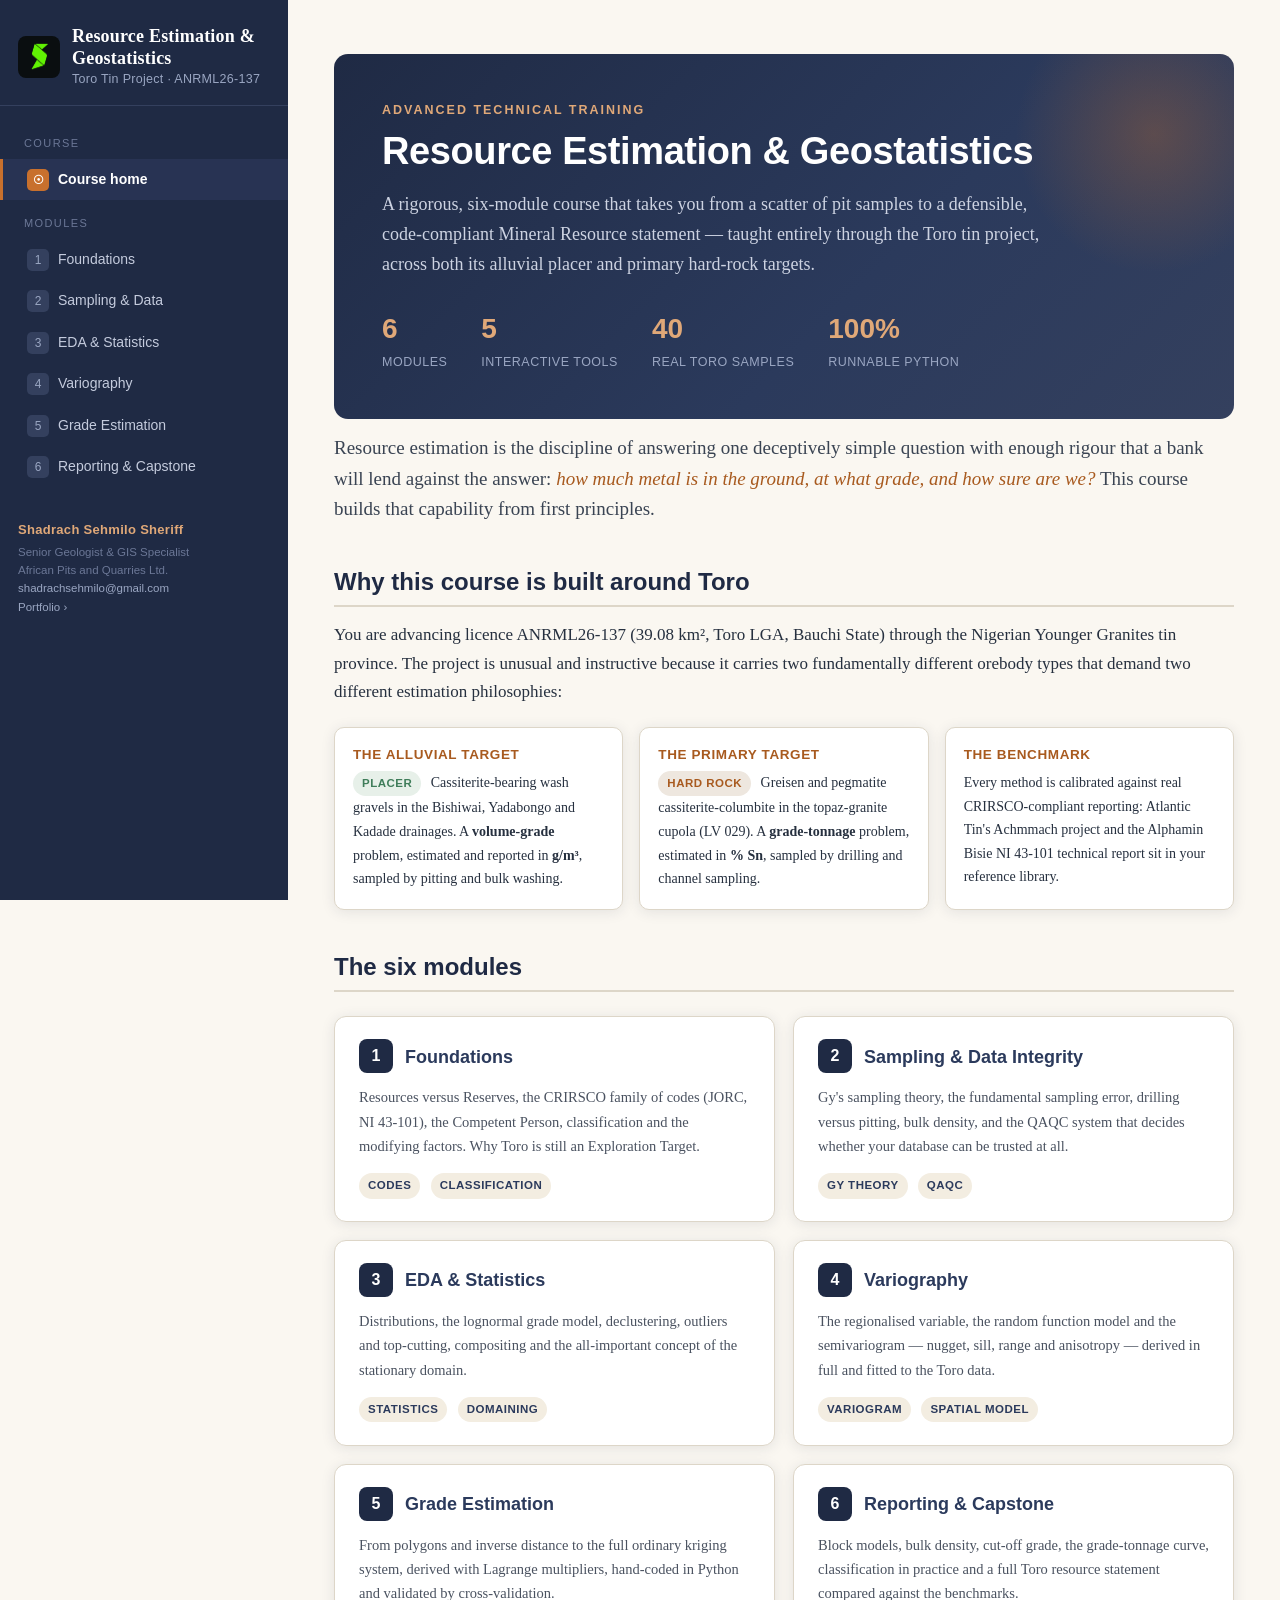
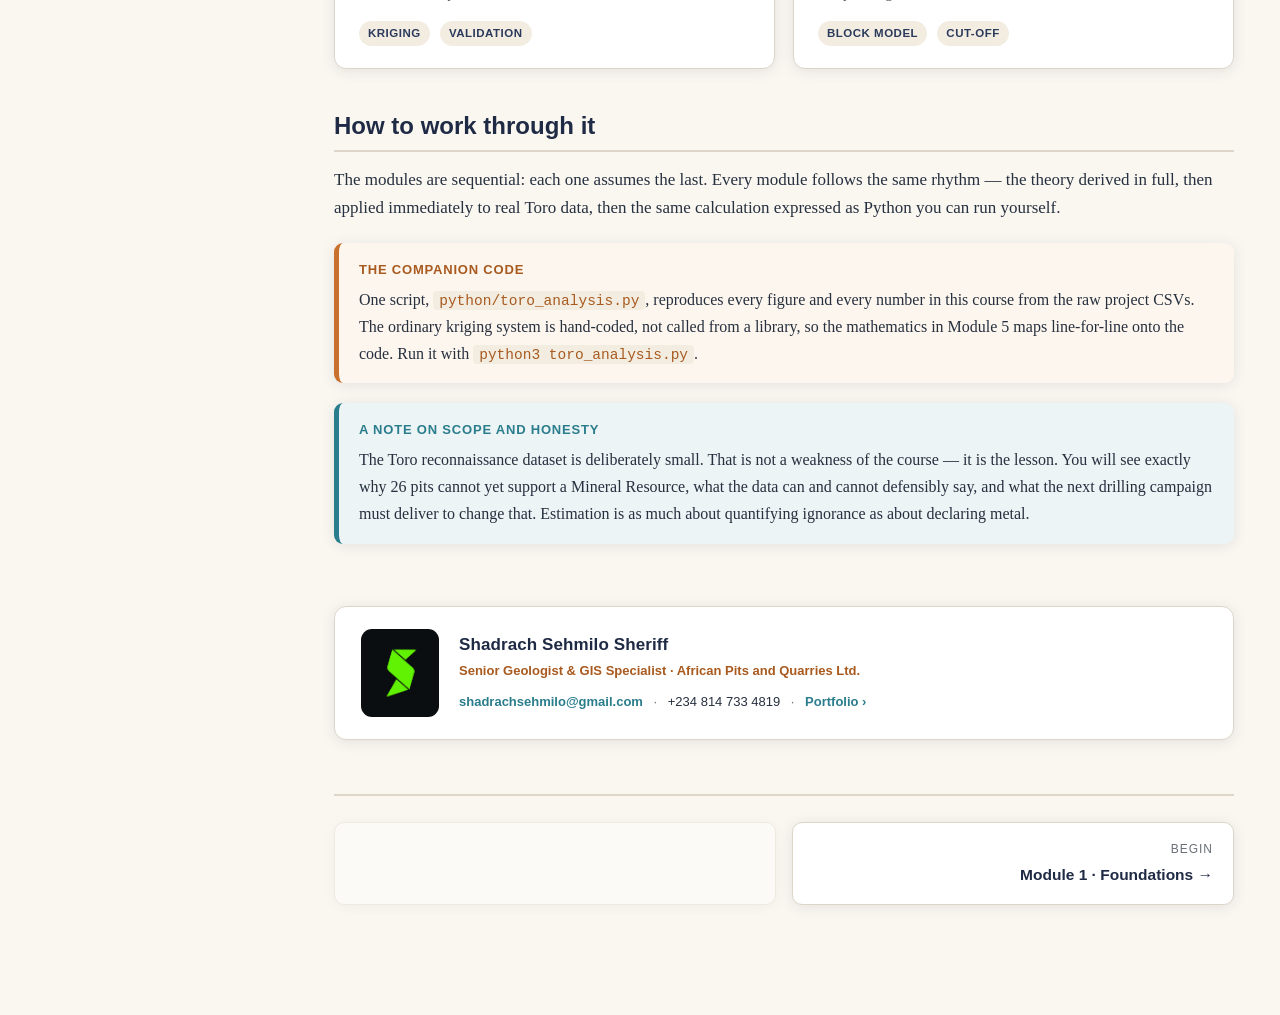
<file: index.html>
<!DOCTYPE html>
<html lang="en">
<head>
<meta charset="UTF-8">
<meta name="viewport" content="width=device-width,initial-scale=1">
<title>Resource Estimation &amp; Geostatistics - Toro Tin Project</title>
<link rel="stylesheet" href="assets/style.css?v=3">
</head>
<body>
<div class="layout">
<aside class="sidebar">
  <div class="brand">
    <a href="index.html">
      <img class="logo" src="assets/img/sss-logo.png" alt="Shadrach Sehmilo Sheriff" width="42" height="42" style="width:42px;height:42px;flex-shrink:0;background:#0a0e10;border-radius:8px;padding:5px;object-fit:contain;display:block;box-sizing:border-box">
      <div class="bt">
        <div class="ttl">Resource Estimation &amp; Geostatistics</div>
        <div class="sub">Toro Tin Project &middot; ANRML26-137</div>
      </div>
    </a>
  </div>
  <nav>
    <div class="nav-label">Course</div>
    <a href="index.html" class="active"><span class="mnum">&#9737;</span>Course home</a>
    <div class="nav-label">Modules</div>
    <a href="module-1.html"><span class="mnum">1</span>Foundations</a>
    <a href="module-2.html"><span class="mnum">2</span>Sampling &amp; Data</a>
    <a href="module-3.html"><span class="mnum">3</span>EDA &amp; Statistics</a>
    <a href="module-4.html"><span class="mnum">4</span>Variography</a>
    <a href="module-5.html"><span class="mnum">5</span>Grade Estimation</a>
    <a href="module-6.html"><span class="mnum">6</span>Reporting &amp; Capstone</a>
  </nav>
  <div class="foot">
    <div class="auth-name">Shadrach Sehmilo Sheriff</div>
    Senior Geologist &amp; GIS Specialist<br>
    African Pits and Quarries Ltd.<br>
    <a href="mailto:shadrachsehmilo@gmail.com">shadrachsehmilo@gmail.com</a><br>
    <a href="https://shadrach-sheriff-portfolio.netlify.app/" target="_blank" rel="noopener">Portfolio &rsaquo;</a>
  </div>
</aside>
<main class="main">
<div class="content wide">

<div class="hero">
  <div class="eyebrow">Advanced Technical Training</div>
  <h1>Resource Estimation &amp; Geostatistics</h1>
  <p>A rigorous, six-module course that takes you from a scatter of pit
  samples to a defensible, code-compliant Mineral Resource statement &mdash;
  taught entirely through the Toro tin project, across both its alluvial
  placer and primary hard-rock targets.</p>
  <div class="stats">
    <div class="s"><div class="n">6</div><div class="l">MODULES</div></div>
    <div class="s"><div class="n">5</div><div class="l">INTERACTIVE TOOLS</div></div>
    <div class="s"><div class="n">40</div><div class="l">REAL TORO SAMPLES</div></div>
    <div class="s"><div class="n">100%</div><div class="l">RUNNABLE PYTHON</div></div>
  </div>
</div>

<p class="lead">Resource estimation is the discipline of answering one
deceptively simple question with enough rigour that a bank will lend
against the answer: <em>how much metal is in the ground, at what grade,
and how sure are we?</em> This course builds that capability from first
principles.</p>

<h2>Why this course is built around Toro</h2>
<p>You are advancing licence ANRML26-137 (39.08 km&sup2;, Toro LGA, Bauchi
State) through the Nigerian Younger Granites tin province. The project is
unusual and instructive because it carries two fundamentally different
orebody types that demand two different estimation philosophies:</p>

<div class="feat-grid">
  <div class="feat">
    <h4>The Alluvial Target</h4>
    <p><span class="tag alluvial">Placer</span> Cassiterite-bearing wash
    gravels in the Bishiwai, Yadabongo and Kadade drainages. A
    <b>volume-grade</b> problem, estimated and reported in <b>g/m&sup3;</b>,
    sampled by pitting and bulk washing.</p>
  </div>
  <div class="feat">
    <h4>The Primary Target</h4>
    <p><span class="tag primary">Hard rock</span> Greisen and pegmatite
    cassiterite-columbite in the topaz-granite cupola (LV&nbsp;029). A
    <b>grade-tonnage</b> problem, estimated in <b>% Sn</b>, sampled by
    drilling and channel sampling.</p>
  </div>
  <div class="feat">
    <h4>The Benchmark</h4>
    <p>Every method is calibrated against real CRIRSCO-compliant
    reporting: Atlantic Tin's Achmmach project and the Alphamin Bisie
    NI&nbsp;43-101 technical report sit in your reference library.</p>
  </div>
</div>

<h2>The six modules</h2>
<div class="mod-grid">
  <a class="mod-card" href="module-1.html">
    <span class="mc-num">1</span><h3>Foundations</h3>
    <p>Resources versus Reserves, the CRIRSCO family of codes (JORC,
    NI&nbsp;43-101), the Competent Person, classification and the
    modifying factors. Why Toro is still an Exploration Target.</p>
    <div class="mc-tags"><span class="tag">Codes</span>
      <span class="tag">Classification</span></div>
  </a>
  <a class="mod-card" href="module-2.html">
    <span class="mc-num">2</span><h3>Sampling &amp; Data Integrity</h3>
    <p>Gy's sampling theory, the fundamental sampling error, drilling
    versus pitting, bulk density, and the QAQC system that decides
    whether your database can be trusted at all.</p>
    <div class="mc-tags"><span class="tag">Gy theory</span>
      <span class="tag">QAQC</span></div>
  </a>
  <a class="mod-card" href="module-3.html">
    <span class="mc-num">3</span><h3>EDA &amp; Statistics</h3>
    <p>Distributions, the lognormal grade model, declustering, outliers
    and top-cutting, compositing and the all-important concept of the
    stationary domain.</p>
    <div class="mc-tags"><span class="tag">Statistics</span>
      <span class="tag">Domaining</span></div>
  </a>
  <a class="mod-card" href="module-4.html">
    <span class="mc-num">4</span><h3>Variography</h3>
    <p>The regionalised variable, the random function model and the
    semivariogram &mdash; nugget, sill, range and anisotropy &mdash;
    derived in full and fitted to the Toro data.</p>
    <div class="mc-tags"><span class="tag">Variogram</span>
      <span class="tag">Spatial model</span></div>
  </a>
  <a class="mod-card" href="module-5.html">
    <span class="mc-num">5</span><h3>Grade Estimation</h3>
    <p>From polygons and inverse distance to the full ordinary kriging
    system, derived with Lagrange multipliers, hand-coded in Python and
    validated by cross-validation.</p>
    <div class="mc-tags"><span class="tag">Kriging</span>
      <span class="tag">Validation</span></div>
  </a>
  <a class="mod-card" href="module-6.html">
    <span class="mc-num">6</span><h3>Reporting &amp; Capstone</h3>
    <p>Block models, bulk density, cut-off grade, the grade-tonnage
    curve, classification in practice and a full Toro resource
    statement compared against the benchmarks.</p>
    <div class="mc-tags"><span class="tag">Block model</span>
      <span class="tag">Cut-off</span></div>
  </a>
</div>

<h2>How to work through it</h2>
<p>The modules are sequential: each one assumes the last. Every module
follows the same rhythm &mdash; the theory derived in full, then applied
immediately to real Toro data, then the same calculation expressed as
Python you can run yourself.</p>

<div class="callout key">
  <div class="ttl">The companion code</div>
  <p>One script, <code>python/toro_analysis.py</code>, reproduces every
  figure and every number in this course from the raw project CSVs. The
  ordinary kriging system is hand-coded, not called from a library, so
  the mathematics in Module&nbsp;5 maps line-for-line onto the code.
  Run it with <code>python3 toro_analysis.py</code>.</p>
</div>

<div class="callout note">
  <div class="ttl">A note on scope and honesty</div>
  <p>The Toro reconnaissance dataset is deliberately small. That is not a
  weakness of the course &mdash; it is the lesson. You will see exactly
  why 26 pits cannot yet support a Mineral Resource, what the data can
  and cannot defensibly say, and what the next drilling campaign must
  deliver to change that. Estimation is as much about quantifying
  ignorance as about declaring metal.</p>
</div>

<div class="author-footer">
  <div class="af-logo">
    <img src="assets/img/sss-logo.png" alt="" loading="lazy" style="width:100%;height:100%;object-fit:contain;display:block">
  </div>
  <div class="af-text">
    <div class="af-name">Shadrach Sehmilo Sheriff</div>
    <div class="af-role">Senior Geologist &amp; GIS Specialist &middot; African Pits and Quarries Ltd.</div>
    <div class="af-contact">
      <a href="mailto:shadrachsehmilo@gmail.com">shadrachsehmilo@gmail.com</a>
      <span class="sep">&middot;</span> +234 814 733 4819
      <span class="sep">&middot;</span>
      <a href="https://shadrach-sheriff-portfolio.netlify.app/" target="_blank" rel="noopener">Portfolio &rsaquo;</a>
    </div>
  </div>
</div>

<div class="pagenav">
  <a class="disabled">&nbsp;</a>
  <a class="next" href="module-1.html">
    <div class="dir">Begin</div>
    <div class="ttl">Module 1 &middot; Foundations &rarr;</div>
  </a>
</div>

</div>
</main>
</div>
<script src="assets/course.js"></script>
</body>
</html>
</file>
<file: assets/style.css>
/* ============================================================
   Toro Tin Project - Resource Estimation & Geostatistics
   Course stylesheet
   ============================================================ */
:root{
  --navy:#1f2a44; --navy2:#2b3a5c; --bronze:#c8702d; --bronze-d:#a85a1f;
  --teal:#2a7d8c; --ink:#26303f; --paper:#faf7f1; --paper2:#f3ede1;
  --line:#ddd6c8; --muted:#6a6f78; --good:#3f7d5a; --warn:#b4451f;
  --code-bg:#1c2433; --shadow:0 2px 14px rgba(31,42,68,.10);
}
*{box-sizing:border-box;margin:0;padding:0}
html{scroll-behavior:smooth}
body{
  font-family:"Iowan Old Style","Palatino Linotype",Palatino,Georgia,serif;
  background:var(--paper); color:var(--ink); line-height:1.68;
  font-size:17px; -webkit-font-smoothing:antialiased;
}
.layout{display:flex; min-height:100vh}

/* ---------- sidebar ---------- */
.sidebar{
  width:288px; flex-shrink:0; background:var(--navy); color:#e9e6df;
  position:sticky; top:0; height:100vh; overflow-y:auto; padding:26px 0;
}
.sidebar .brand{padding:0 24px 18px; border-bottom:1px solid #34405e}
.sidebar .brand a{color:#fff; text-decoration:none}
.sidebar .brand .ttl{font-size:18px; font-weight:700; letter-spacing:.2px}
.sidebar .brand .sub{font-size:12.5px; color:#9aa6c2; margin-top:3px;
  font-family:-apple-system,Segoe UI,Roboto,sans-serif; letter-spacing:.3px}
.sidebar nav{padding:14px 0}
.sidebar nav a{
  display:block; padding:9px 24px; color:#c4cbdd; text-decoration:none;
  font-family:-apple-system,Segoe UI,Roboto,sans-serif; font-size:14px;
  border-left:3px solid transparent; transition:.15s;
}
.sidebar nav a:hover{background:#283353; color:#fff}
.sidebar nav a.active{
  background:#283353; color:#fff; border-left-color:var(--bronze); font-weight:600;
}
.sidebar nav a .mnum{
  display:inline-block; width:22px; height:22px; line-height:22px;
  text-align:center; background:#34405e; border-radius:5px; font-size:12px;
  margin-right:9px; color:#9aa6c2;
}
.sidebar nav a.active .mnum{background:var(--bronze); color:#fff}
.sidebar nav .nav-label{
  padding:14px 24px 6px; font-size:11px; letter-spacing:1.4px;
  text-transform:uppercase; color:#6b7796;
  font-family:-apple-system,Segoe UI,Roboto,sans-serif;
}
.sidebar .foot{
  padding:18px 24px 4px; font-size:11.5px; color:#6b7796;
  font-family:-apple-system,Segoe UI,Roboto,sans-serif; line-height:1.6;
}

/* ---------- main ---------- */
.main{flex:1; min-width:0}
.content{max-width:880px; margin:0 auto; padding:54px 46px 110px}
.content.wide{max-width:1120px}

/* ---------- typography ---------- */
h1,h2,h3,h4{font-family:-apple-system,Segoe UI,Roboto,sans-serif;
  color:var(--navy); line-height:1.28; font-weight:700}
h1{font-size:33px; margin-bottom:8px; letter-spacing:-.4px}
h2{font-size:24px; margin:42px 0 14px; padding-bottom:8px;
  border-bottom:2px solid var(--line)}
h3{font-size:19.5px; margin:30px 0 10px; color:var(--navy2)}
h4{font-size:16px; margin:22px 0 8px; color:var(--bronze-d);
  text-transform:uppercase; letter-spacing:.6px; font-size:13.5px}
p{margin:13px 0}
ul,ol{margin:13px 0 13px 26px}
li{margin:7px 0}
a{color:var(--teal)}
strong{color:var(--navy)}
em{color:var(--bronze-d)}
.lead{font-size:19px; color:#3a4453; line-height:1.6}
hr{border:none; border-top:1px solid var(--line); margin:34px 0}

/* ---------- eyebrow / module header ---------- */
.eyebrow{
  font-family:-apple-system,Segoe UI,Roboto,sans-serif; font-size:12.5px;
  letter-spacing:2px; text-transform:uppercase; color:var(--bronze);
  font-weight:700; margin-bottom:6px;
}
.mod-meta{
  font-family:-apple-system,Segoe UI,Roboto,sans-serif; font-size:13.5px;
  color:var(--muted); margin:14px 0 8px; display:flex; gap:18px; flex-wrap:wrap;
}
.mod-meta span{display:flex; align-items:center; gap:6px}

/* ---------- callouts ---------- */
.callout{
  border-radius:9px; padding:16px 20px 16px 20px; margin:20px 0;
  border-left:5px solid var(--teal); background:#fff; box-shadow:var(--shadow);
  font-size:16px;
}
.callout .ttl{
  font-family:-apple-system,Segoe UI,Roboto,sans-serif; font-weight:700;
  font-size:13px; letter-spacing:.8px; text-transform:uppercase;
  margin-bottom:6px; color:var(--teal);
}
.callout p:first-of-type{margin-top:0}
.callout p:last-child{margin-bottom:0}
.callout.key{border-left-color:var(--bronze); background:#fdf6ee}
.callout.key .ttl{color:var(--bronze-d)}
.callout.toro{border-left-color:var(--navy); background:#eef1f6}
.callout.toro .ttl{color:var(--navy)}
.callout.pitfall{border-left-color:var(--warn); background:#fbeee9}
.callout.pitfall .ttl{color:var(--warn)}
.callout.note{border-left-color:var(--teal); background:#ecf4f5}
.callout.def{border-left-color:var(--good); background:#eef4ef}
.callout.def .ttl{color:var(--good)}

/* ---------- objectives box ---------- */
.objectives{
  background:var(--navy); color:#e9e6df; border-radius:11px;
  padding:24px 28px; margin:26px 0;
}
.objectives h4{color:var(--bronze); margin-top:0}
.objectives ul{margin:10px 0 0 20px}
.objectives li{margin:8px 0; color:#d6d8de}
.objectives li::marker{color:var(--bronze)}

/* ---------- equations ---------- */
.eq{
  background:#fff; border:1px solid var(--line); border-radius:9px;
  padding:14px 20px; margin:20px 0; overflow-x:auto; box-shadow:var(--shadow);
}
.eq .eqnum{float:right; color:var(--muted); font-size:14px;
  font-family:-apple-system,Segoe UI,Roboto,sans-serif}
.eqlabel{font-family:-apple-system,Segoe UI,Roboto,sans-serif;
  font-size:12.5px; color:var(--muted); margin-top:4px}

/* ---------- code ---------- */
.codeblock{margin:20px 0; border-radius:9px; overflow:hidden;
  box-shadow:var(--shadow)}
.code-head{
  background:#141b28; color:#8b97ad; padding:8px 16px; font-size:12px;
  font-family:-apple-system,Segoe UI,Roboto,sans-serif; letter-spacing:.6px;
  display:flex; justify-content:space-between; align-items:center;
}
.code-head .lang{color:#c8702d; font-weight:700}
pre{background:var(--code-bg); margin:0; padding:16px 18px; overflow-x:auto}
pre code{
  font-family:"SF Mono",Menlo,Consolas,"Roboto Mono",monospace;
  font-size:13.5px; line-height:1.62; color:#dfe4ee;
}
code{font-family:"SF Mono",Menlo,Consolas,monospace; font-size:14.5px;
  background:var(--paper2); padding:1.5px 6px; border-radius:4px;
  color:var(--bronze-d)}
pre code{background:none; padding:0; color:#dfe4ee}

/* ---------- figures ---------- */
figure{margin:24px 0; text-align:center}
figure img{
  max-width:100%; border:1px solid var(--line); border-radius:8px;
  background:#fff; box-shadow:var(--shadow);
}
figcaption{
  font-family:-apple-system,Segoe UI,Roboto,sans-serif; font-size:13.5px;
  color:var(--muted); margin-top:9px; line-height:1.5;
}
figcaption b{color:var(--navy)}

/* ---------- tables ---------- */
.tablewrap{overflow-x:auto; margin:20px 0}
table.data{
  border-collapse:collapse; width:100%; font-size:14.5px;
  font-family:-apple-system,Segoe UI,Roboto,sans-serif; background:#fff;
  box-shadow:var(--shadow); border-radius:8px; overflow:hidden;
}
table.data th{
  background:var(--navy); color:#fff; padding:10px 13px; text-align:left;
  font-weight:600; font-size:13px; letter-spacing:.3px;
}
table.data td{padding:9px 13px; border-bottom:1px solid var(--line)}
table.data tr:nth-child(even) td{background:var(--paper2)}
table.data tr:last-child td{border-bottom:none}
table.data .num{text-align:right; font-variant-numeric:tabular-nums}
table.data caption{
  caption-side:bottom; font-size:13px; color:var(--muted); padding-top:8px;
  text-align:left;
}

/* ---------- interactive widget ---------- */
.widget{
  background:#fff; border:1px solid var(--line); border-radius:11px;
  padding:22px 24px; margin:24px 0; box-shadow:var(--shadow);
}
.widget .wtitle{
  font-family:-apple-system,Segoe UI,Roboto,sans-serif; font-weight:700;
  color:var(--navy); font-size:15px; margin-bottom:4px;
}
.widget .wsub{font-family:-apple-system,Segoe UI,Roboto,sans-serif;
  font-size:13px; color:var(--muted); margin-bottom:14px}
.controls{display:flex; flex-wrap:wrap; gap:18px 26px; margin:14px 0}
.ctrl{font-family:-apple-system,Segoe UI,Roboto,sans-serif; font-size:13px;
  min-width:190px; flex:1}
.ctrl label{display:flex; justify-content:space-between; color:var(--navy);
  font-weight:600; margin-bottom:5px}
.ctrl label .val{color:var(--bronze-d); font-variant-numeric:tabular-nums}
.ctrl input[type=range]{width:100%; accent-color:var(--bronze)}
.readout{
  font-family:-apple-system,Segoe UI,Roboto,sans-serif; font-size:13.5px;
  background:var(--paper2); border-radius:7px; padding:10px 14px; margin-top:8px;
  color:var(--navy);
}
.readout b{color:var(--bronze-d); font-variant-numeric:tabular-nums}
.btn-row{display:flex; gap:10px; flex-wrap:wrap; margin-top:12px}
button.wbtn{
  font-family:-apple-system,Segoe UI,Roboto,sans-serif; font-size:13px;
  background:var(--navy); color:#fff; border:none; border-radius:7px;
  padding:8px 16px; cursor:pointer; transition:.15s; font-weight:600;
}
button.wbtn:hover{background:var(--bronze)}
button.wbtn.alt{background:var(--paper2); color:var(--navy)}
button.wbtn.alt:hover{background:var(--bronze); color:#fff}

/* ---------- page nav ---------- */
.pagenav{
  display:flex; justify-content:space-between; gap:16px; margin-top:54px;
  padding-top:26px; border-top:2px solid var(--line);
}
.pagenav a{
  flex:1; text-decoration:none; padding:16px 20px; border-radius:10px;
  background:#fff; border:1px solid var(--line); box-shadow:var(--shadow);
  font-family:-apple-system,Segoe UI,Roboto,sans-serif; transition:.15s;
}
.pagenav a:hover{border-color:var(--bronze); transform:translateY(-2px)}
.pagenav a.next{text-align:right}
.pagenav .dir{font-size:12px; color:var(--muted); letter-spacing:1px;
  text-transform:uppercase}
.pagenav .ttl{font-size:15.5px; color:var(--navy); font-weight:700; margin-top:3px}
.pagenav a.disabled{opacity:.4; pointer-events:none}

/* ---------- quiz ---------- */
.quiz{background:#fff; border:1px solid var(--line); border-radius:11px;
  padding:22px 24px; margin:22px 0; box-shadow:var(--shadow)}
.quiz .q{font-weight:700; color:var(--navy);
  font-family:-apple-system,Segoe UI,Roboto,sans-serif; margin-bottom:10px}
.quiz .opt{
  font-family:-apple-system,Segoe UI,Roboto,sans-serif; font-size:14.5px;
  display:block; padding:10px 14px; margin:7px 0; border:1px solid var(--line);
  border-radius:8px; cursor:pointer; transition:.12s; background:var(--paper);
}
.quiz .opt:hover{border-color:var(--teal)}
.quiz .opt.correct{background:#eef4ef; border-color:var(--good); color:var(--good)}
.quiz .opt.wrong{background:#fbeee9; border-color:var(--warn); color:var(--warn)}
.quiz .explain{
  font-family:-apple-system,Segoe UI,Roboto,sans-serif; font-size:13.5px;
  margin-top:12px; padding:12px 14px; background:var(--paper2);
  border-radius:8px; display:none; color:var(--ink);
}
.quiz .explain.show{display:block}

/* ---------- misc ---------- */
.tag{display:inline-block; font-family:-apple-system,Segoe UI,Roboto,sans-serif;
  font-size:11.5px; font-weight:700; letter-spacing:.5px; padding:3px 9px;
  border-radius:20px; background:var(--paper2); color:var(--navy2);
  text-transform:uppercase; margin-right:6px}
.tag.alluvial{background:#e7f0e9; color:var(--good)}
.tag.primary{background:#eee7df; color:var(--bronze-d)}
.symkey{font-family:-apple-system,Segoe UI,Roboto,sans-serif; font-size:14px;
  background:#fff; border:1px solid var(--line); border-radius:9px;
  padding:8px 16px; margin:16px 0; box-shadow:var(--shadow)}
.symkey dt{float:left; clear:left; font-weight:700; color:var(--bronze-d);
  width:74px; padding:5px 0}
.symkey dd{margin-left:84px; padding:5px 0; border-bottom:1px solid var(--paper2)}
.symkey dd:last-child{border-bottom:none}

/* ---------- responsive ---------- */
@media(max-width:1080px){
  .layout{flex-direction:column}
  .sidebar{width:100%; height:auto; position:static}
  .sidebar nav{display:flex; flex-wrap:wrap; padding:8px}
  .sidebar nav a{border-left:none; border-bottom:3px solid transparent}
  .sidebar nav .nav-label,.sidebar .foot{display:none}
  .content{padding:34px 22px 80px}
  .pagenav{flex-direction:column}
}

/* ---------- landing page ---------- */
.hero{
  background:linear-gradient(135deg,#1f2a44 0%,#2b3a5c 60%,#34405e 100%);
  color:#fff; border-radius:14px; padding:46px 48px; margin-bottom:14px;
  position:relative; overflow:hidden;
}
.hero::after{
  content:""; position:absolute; right:-60px; top:-60px; width:280px;
  height:280px; border-radius:50%;
  background:radial-gradient(circle,rgba(200,112,45,.30),transparent 70%);
}
.hero .eyebrow{color:#e0a878}
.hero h1{color:#fff; font-size:38px; max-width:680px; margin-bottom:12px}
.hero p{font-size:18px; color:#cdd3e2; max-width:660px}
.hero .stats{display:flex; gap:34px; margin-top:26px; flex-wrap:wrap}
.hero .stats .s .n{font-size:28px; font-weight:800; color:#e0a878;
  font-family:-apple-system,Segoe UI,sans-serif}
.hero .stats .s .l{font-size:12.5px; color:#9aa6c2; letter-spacing:.5px;
  font-family:-apple-system,Segoe UI,sans-serif}
.mod-grid{display:grid; grid-template-columns:repeat(2,1fr); gap:18px;
  margin:24px 0}
.mod-card{
  background:#fff; border:1px solid var(--line); border-radius:12px;
  padding:22px 24px; text-decoration:none; color:var(--ink);
  box-shadow:var(--shadow); transition:.16s; display:block;
}
.mod-card:hover{transform:translateY(-3px); border-color:var(--bronze)}
.mod-card .mc-num{
  display:inline-block; width:34px; height:34px; line-height:34px;
  text-align:center; background:var(--navy); color:#fff; border-radius:8px;
  font-weight:800; font-family:-apple-system,Segoe UI,sans-serif; font-size:16px;
}
.mod-card h3{display:inline-block; margin:0 0 0 12px; vertical-align:middle;
  font-size:18px}
.mod-card p{font-size:14.5px; color:#4a5260; margin:12px 0 0}
.mod-card .mc-tags{margin-top:12px}
.feat-grid{display:grid; grid-template-columns:repeat(3,1fr); gap:16px;
  margin:20px 0}
.feat{background:#fff; border:1px solid var(--line); border-radius:10px;
  padding:18px; box-shadow:var(--shadow)}
.feat h4{margin-top:0}
.feat p{font-size:14px; margin:6px 0 0}
@media(max-width:860px){
  .mod-grid,.feat-grid{grid-template-columns:1fr}
  .hero{padding:32px 26px}
  .hero h1{font-size:28px}
}

/* ---------- author branding ---------- */
.sidebar .brand{display:flex;align-items:center;gap:12px;padding:0 18px 18px 18px;
  border-bottom:1px solid #34405e}
.sidebar .brand a{display:flex;align-items:center;gap:12px;color:#fff;
  text-decoration:none;width:100%}
.sidebar .brand svg.logo{flex-shrink:0;width:42px;height:48px;
  background:#0a0e10;border-radius:8px;padding:5px}
.sidebar .brand .bt{display:flex;flex-direction:column;line-height:1.2}
.sidebar .foot{font-size:11.5px;color:#6b7796;padding:18px 18px 4px;line-height:1.6;
  font-family:-apple-system,Segoe UI,Roboto,sans-serif}
.sidebar .foot .auth-name{color:#e0a878;font-weight:700;font-size:13px;
  margin-bottom:2px;letter-spacing:.3px}
.sidebar .foot a{color:#9aa6c2;text-decoration:none}
.sidebar .foot a:hover{color:#fff}

.author-footer{
  margin-top:62px;background:#fff;border:1px solid var(--line);border-radius:12px;
  padding:22px 26px;display:flex;gap:20px;align-items:center;box-shadow:var(--shadow);
}
.author-footer .af-logo{flex-shrink:0;width:78px;height:88px;background:#0a0e10;
  border-radius:11px;padding:10px;display:flex;align-items:center;justify-content:center}
.author-footer .af-logo svg{width:100%;height:100%}
.author-footer .af-text{font-family:-apple-system,Segoe UI,Roboto,sans-serif;
  font-size:14px;line-height:1.55;flex:1;min-width:0}
.author-footer .af-name{font-size:17px;font-weight:800;color:var(--navy);
  margin-bottom:2px;letter-spacing:.1px}
.author-footer .af-role{font-size:13px;color:var(--bronze-d);margin-bottom:9px;
  font-weight:600}
.author-footer .af-contact{font-size:13px;color:var(--ink);line-height:1.8}
.author-footer .af-contact a{color:var(--teal);text-decoration:none;font-weight:600}
.author-footer .af-contact a:hover{text-decoration:underline}
.author-footer .af-contact .sep{color:var(--muted);margin:0 7px}
@media(max-width:680px){
  .author-footer{flex-direction:column;text-align:center}
  .author-footer .af-contact .sep{display:block;text-indent:-9999px;line-height:0;height:4px}
}

/* author logo - swapped from inline SVG to PNG file */
.sidebar .brand img.logo{width:46px;height:46px;flex-shrink:0;
  background:#0a0e10;border-radius:8px;padding:4px;object-fit:contain;
  display:block}
.author-footer .af-logo{background:#0a0e10;display:flex;
  align-items:center;justify-content:center}
.author-footer .af-logo img{width:100%;height:100%;object-fit:contain;
  display:block}
</file>
